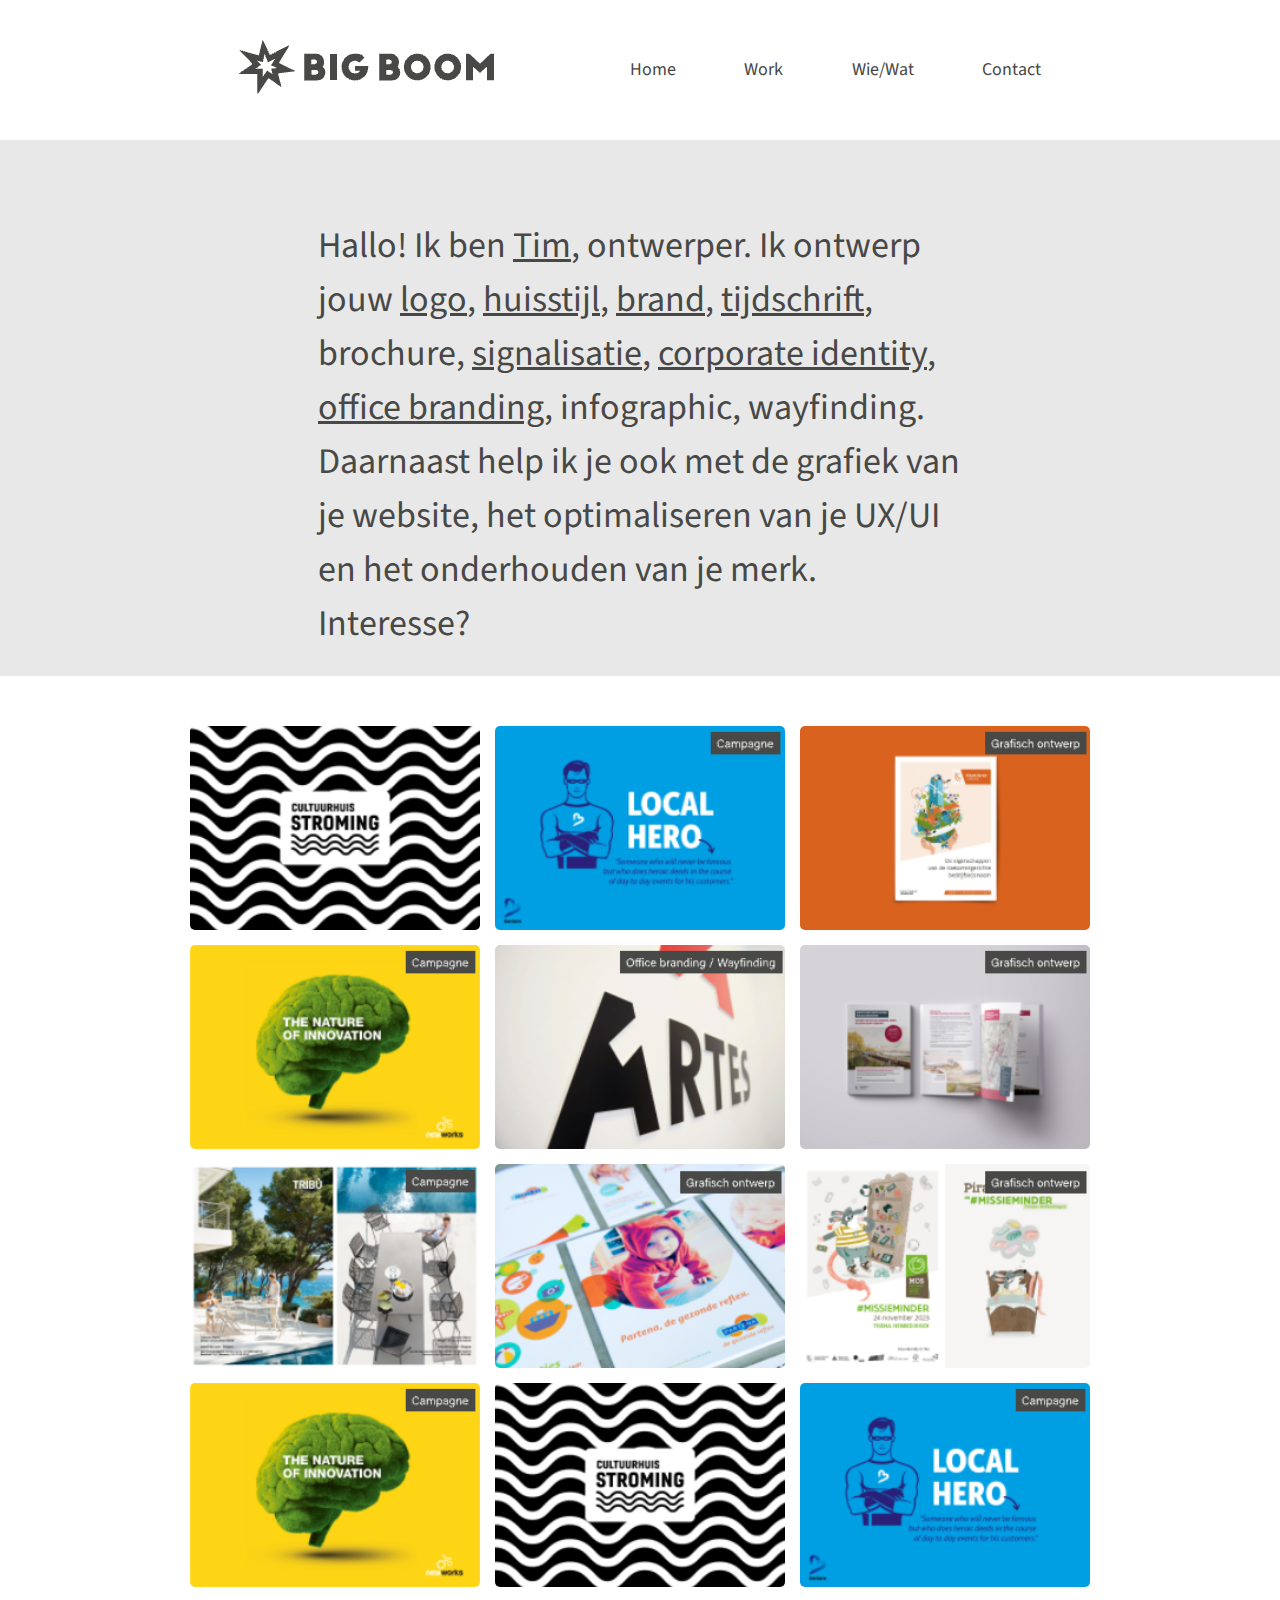
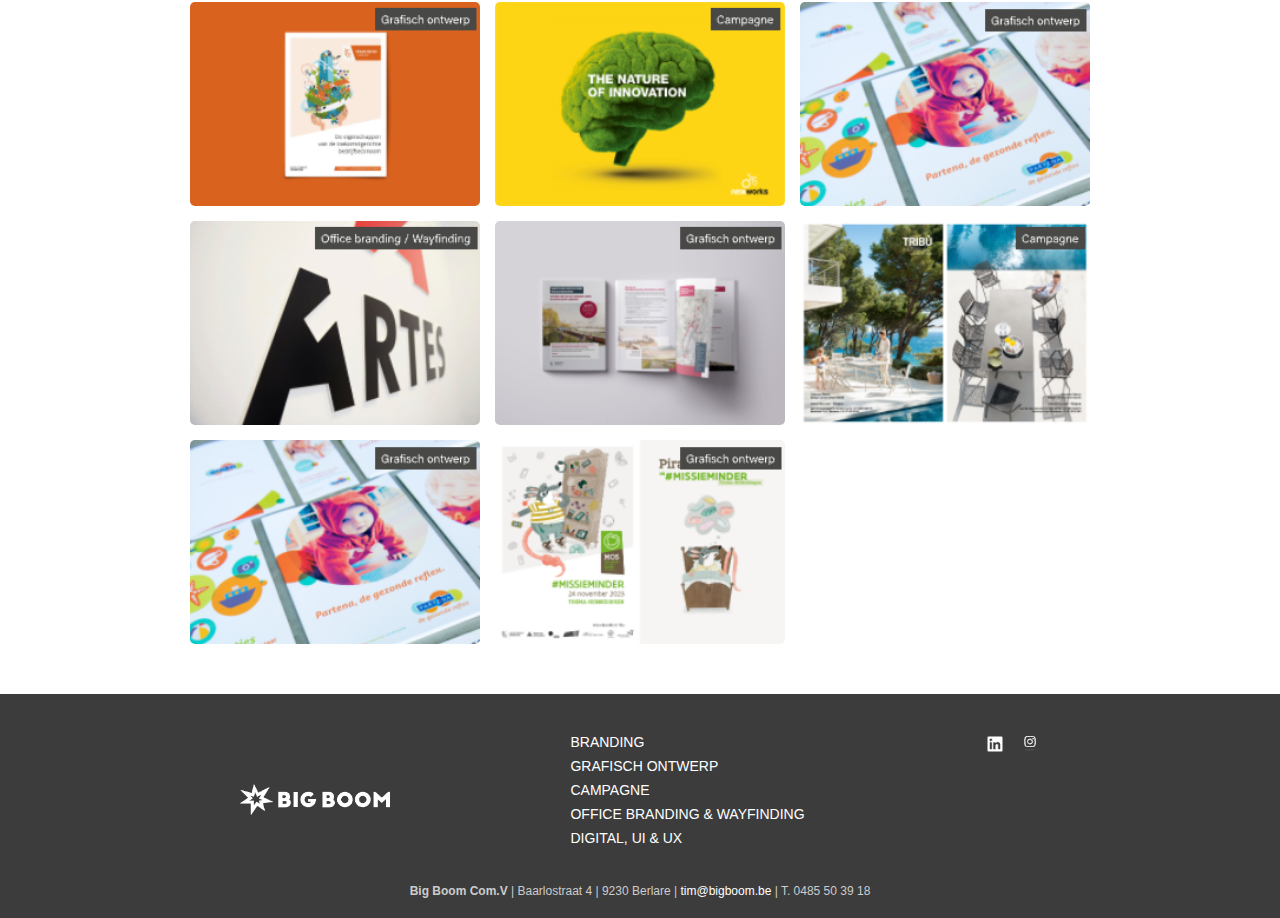
<file: index.html>
<!DOCTYPE html>
<html lang="en">
<head>
    <meta charset="UTF-8">
    <meta name="viewport" content="width=device-width, initial-scale=1.0">
    <title>Big Boom</title>
    <link rel="stylesheet" href="css/styles.css">
    <link href="https://fonts.googleapis.com/css2?family=Source+Sans+Pro:wght@400;600&display=swap" rel="stylesheet">
</head>
<body>

    <!-- header part start -->
    <div class="header">
        <div class="navbar">
            <div class="logo">
                <img src="images/logo.png" alt="Logo">
            </div>
            <div class="nav" id="desktop-menu">
                <ul>
                    <li><a href="index.html">Home</a></li>
                    <li><a href="work.html">Work</a></li>
                    <li><a href="wie.html">Wie/Wat</a></li>
                    <li><a href="contact.html">Contact</a></li>
                </ul>
            </div>
            <!-- Hamburger icon -->
            <div class="hamburger" onclick="toggleSidebar()">
                <div></div>
                <div></div>
                <div></div>
            </div>
        </div>
    </div>

    <!-- Sidebar for Mobile -->
    <div class="sidebar" id="sidebar">
        <a href="index.html" onclick="toggleSidebar()">Home</a>
        <a href="work.html" onclick="toggleSidebar()">Work</a>
        <a href="wie.html" onclick="toggleSidebar()">Wie/Wat</a>
        <a href="contact.html" onclick="toggleSidebar()">Contact</a>
    </div>

    <!-- header part end  -->


    <!-- banner part start html  -->
    <main>
        <div class="banner">
            <div class="banner-container">
                <p class="hover-highlight">
                    Hallo! Ik ben <a href="#" class="custom-link">Tim</a>, ontwerper.
                    Ik ontwerp jouw <a href="#" class="custom-link">logo</a>, 
                    <a href="#" class="custom-link">huisstijl</a>, 
                    <a href="#" class="custom-link">brand</a>,
                    <a href="#" class="custom-link">tijdschrift</a>, brochure, 
                    <a href="#" class="custom-link">signalisatie</a>,  
                    <a href="#" class="custom-link">corporate identity</a>, 
                    <a href="#" class="custom-link">office branding</a>, infographic, wayfinding.
                    Daarnaast help ik je ook met de grafiek van je website, het optimaliseren van je UX/UI  
                    en het onderhouden van je merk. Interesse?
                  </p>
                  
                  
            </div>
        </div>
    </main>

            <!-- galley part  -->

            <main>
                <div class="gallery">
                    <img src="images/Rectangle 1.png" onclick="openPopup(0)">
                    <img src="images/Group 3 (2).png" onclick="openPopup(1)">
                    <img src="images/Group 4.png" onclick="openPopup(2)">
                    <img src="images/Group 5.png" onclick="openPopup(2)">
                    <img src="images/Group 6.png" onclick="openPopup(2)">
                    <img src="images/Group 7.png" onclick="openPopup(2)">
                    <img src="images/Group 8.png" onclick="openPopup(2)">
                    <img src="images/Group 9.png" onclick="openPopup(2)">
                    <img src="images/Group 10.png" onclick="openPopup(2)">
                    <img src="images/Group 5.png" onclick="openPopup(2)">
                    <img src="images/Rectangle 1.png" onclick="openPopup(0)">
                    <img src="images/Group 3 (2).png" onclick="openPopup(1)">
                    <img src="images/Group 4.png" onclick="openPopup(2)">
                    <img src="images/Group 5.png" onclick="openPopup(2)">
                    <img src="images/Group 9.png" onclick="openPopup(2)">
                    <img src="images/Group 6.png" onclick="openPopup(2)">
                    <img src="images/Group 7.png" onclick="openPopup(2)">
                    <img src="images/Group 8.png" onclick="openPopup(2)">
                    <img src="images/Group 9.png" onclick="openPopup(2)">
                    <img src="images/Group 10.png" onclick="openPopup(2)">
            
                </div>
                
                <div class="popup" id="popup">
                    <span class="close" onclick="closePopup()">&times;</span>
                    <span class="prev" onclick="changeImage(-1)">&#10094;</span>
                    <img id="popupImage">
                    <span class="next" onclick="changeImage(1)">&#10095;</span>
                </div>
                
            </main>
    <!-- banner part end html  -->


    <!-- footer part  -->


    <footer class="footer">
        <div class="footer-container">
          <div class="footer-left">
            <img src="images/Frame 39.png" alt="Big Boom Logo" class="footer-logo">
          </div>
      
          <div class="footer-middle">
            <ul>
              <li>BRANDING</li>
              <li>GRAFISCH ONTWERP</li>
              <li>CAMPAGNE</li>
              <li>OFFICE BRANDING & WAYFINDING</li>
              <li>DIGITAL, UI & UX</li>
            </ul>
          </div>
      
          <div class="footer-right">
            <a href="#"><img src="images/linkedin.png" alt="LinkedIn"></a>
            <a href="#"><img src="images/instagram.png" alt="Instagram"></a>
          </div>
        </div>
      
        <div class="footer-bottom">
          <p>
            <strong>Big Boom Com.V</strong> | Baarlostraat 4 | 9230 Berlare | <a href="mailto:tim@bigboom.be">tim@bigboom.be</a> | T. 0485 50 39 18
          </p>
        </div>
      </footer>
    <!-- footer part end  -->    
     
    

    <script src="js/main.js"></script>
</body>
</html>
</file>
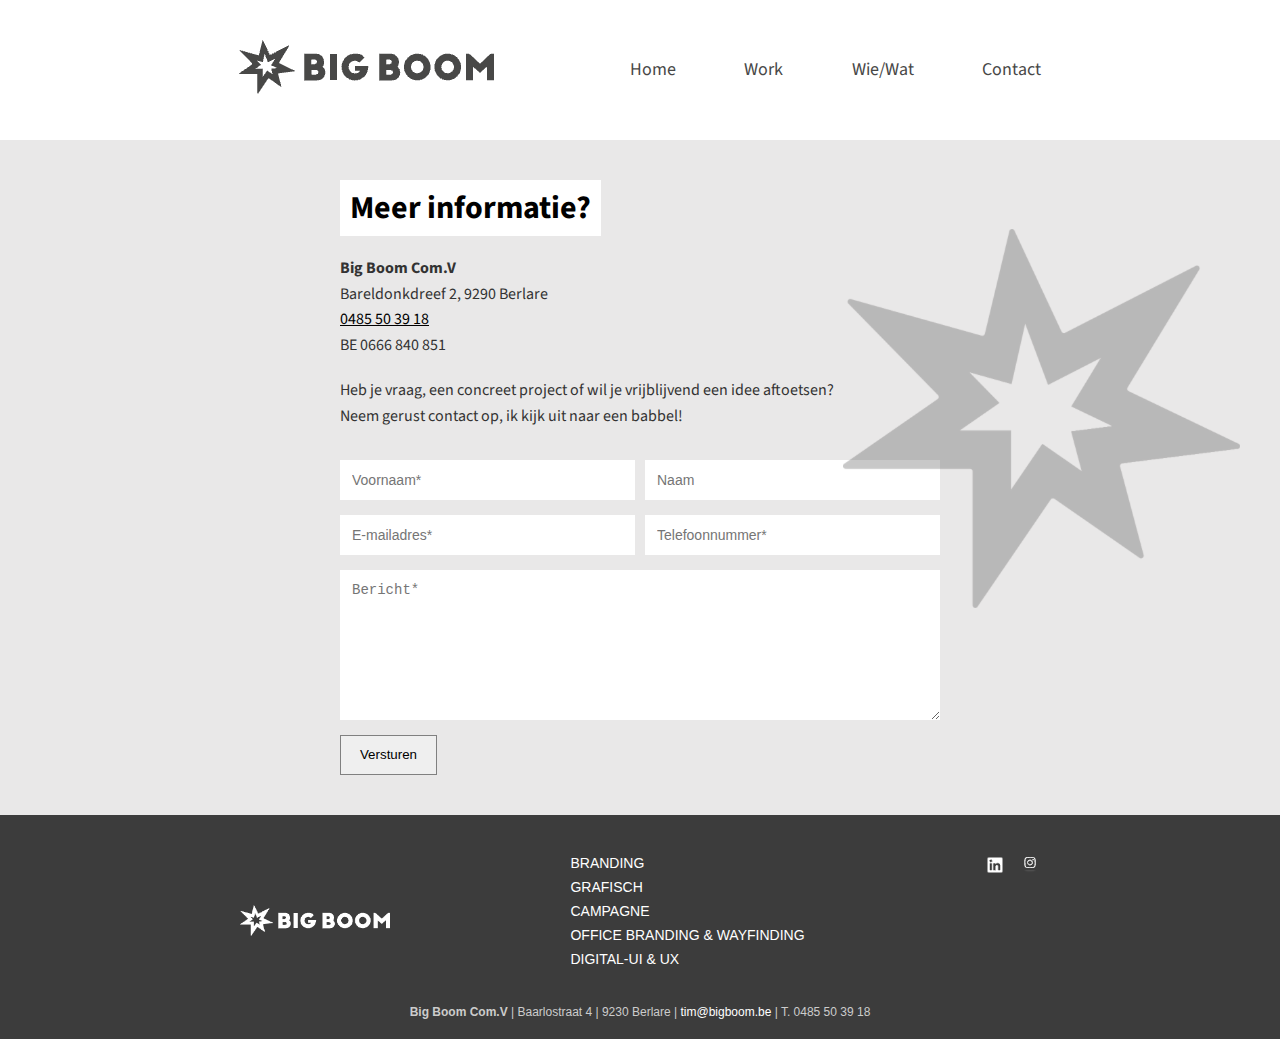
<file: contact.html>
<!DOCTYPE html>
<html lang="en">
<head>
    <meta charset="UTF-8">
    <meta name="viewport" content="width=device-width, initial-scale=1.0">
    <title>contact</title>
    <link rel="stylesheet" href="css/styles.css">
    <link rel="stylesheet" href="css/contact.css">
    <link rel="stylesheet" href="css/work.css">
    <link href="https://fonts.googleapis.com/css2?family=Source+Sans+Pro:wght@400;600&display=swap" rel="stylesheet">
    <link rel="stylesheet" href="css/contact.css">
</head>
<body>
         <!-- header part start -->
         <div class="header">
            <div class="navbar">
                <div class="logo">
                    <img src="images/logo.png" alt="Logo">
                </div>
                <div class="nav" id="desktop-menu">
                    <ul>
                        <li><a href="index.html">Home</a></li>
                        <li><a href="work.html">Work</a></li>
                        <li><a href="wie.html">Wie/Wat</a></li>
                        <li><a href="contact.html">Contact</a></li>
                    </ul>
                </div>
                <!-- Hamburger icon -->
                <div class="hamburger" onclick="toggleSidebar()">
                    <div></div>
                    <div></div>
                    <div></div>
                </div>
            </div>
        </div>
    
        <!-- Sidebar for Mobile -->
        <div class="sidebar" id="sidebar">
            <a href="index.html" onclick="toggleSidebar()">Home</a>
            <a href="work.html" onclick="toggleSidebar()">Work</a>
            <a href="wie.html" onclick="toggleSidebar()">Wie/Wat</a>
            <a href="contact.html" onclick="toggleSidebar()">Contact</a>
        </div>
    
        <!-- header part end  -->

        <div class="contact-section">
          
            <div class="contact-left">
              <h2>Meer informatie?</h2>
              <p><strong>Big Boom Com.V</strong><br>
              Bareldonkdreef 2, 9290 Berlare<br>
              <a href="tel:+32485503918">0485 50 39 18</a><br>
              BE 0666 840 851</p>
          
              <p class="contact-desc">
                Heb je vraag, een concreet project of wil je vrijblijvend een idee aftoetsen?<br>
                Neem gerust contact op, ik kijk uit naar een babbel!
              </p>
          
              <form class="contact-form">
                <div class="form-row">
                  <input type="text" placeholder="Voornaam*" />
                  <input type="text" placeholder="Naam" />
                </div>
                <div class="form-row">
                  <input type="email" placeholder="E-mailadres*" />
                  <input type="tel" placeholder="Telefoonnummer*" />
                </div>
                <textarea placeholder="Bericht*"></textarea>
                <button class="contact-button">Versturen</button>
              </form>
            </div>
            <div class="contact-bg-star">
                
                    <!-- <img src="images/BigBoom_star 1.png" alt=""> -->
                
            </div>
          </div>
          

            

    <footer class="footer">
        <div class="footer-container">
          <div class="footer-left">
            <img src="images/Frame 39.png" alt="Big Boom Logo" class="footer-logo">
          </div>
      
          <div class="footer-middle">
            <ul>
              <li>BRANDING</li>
              <li>GRAFISCH</li>
              <li>CAMPAGNE</li>
              <li>OFFICE BRANDING & WAYFINDING</li>
              <li>DIGITAL-UI & UX</li>
            </ul>
          </div>
      
          <div class="footer-right">
            <a href="#"><img src="images/linkedin.png" alt="LinkedIn"></a>
            <a href="#"><img src="images/instagram.png" alt="Instagram"></a>
          </div>
        </div>
      
        <div class="footer-bottom">
          <p>
            <strong>Big Boom Com.V</strong> | Baarlostraat 4 | 9230 Berlare | <a href="mailto:tim@bigboom.be">tim@bigboom.be</a> | T. 0485 50 39 18
          </p>
        </div>
      </footer>
    <!-- footer part end  --> 

    <script src="js/main.js"></script>
</body>
</html>
</file>
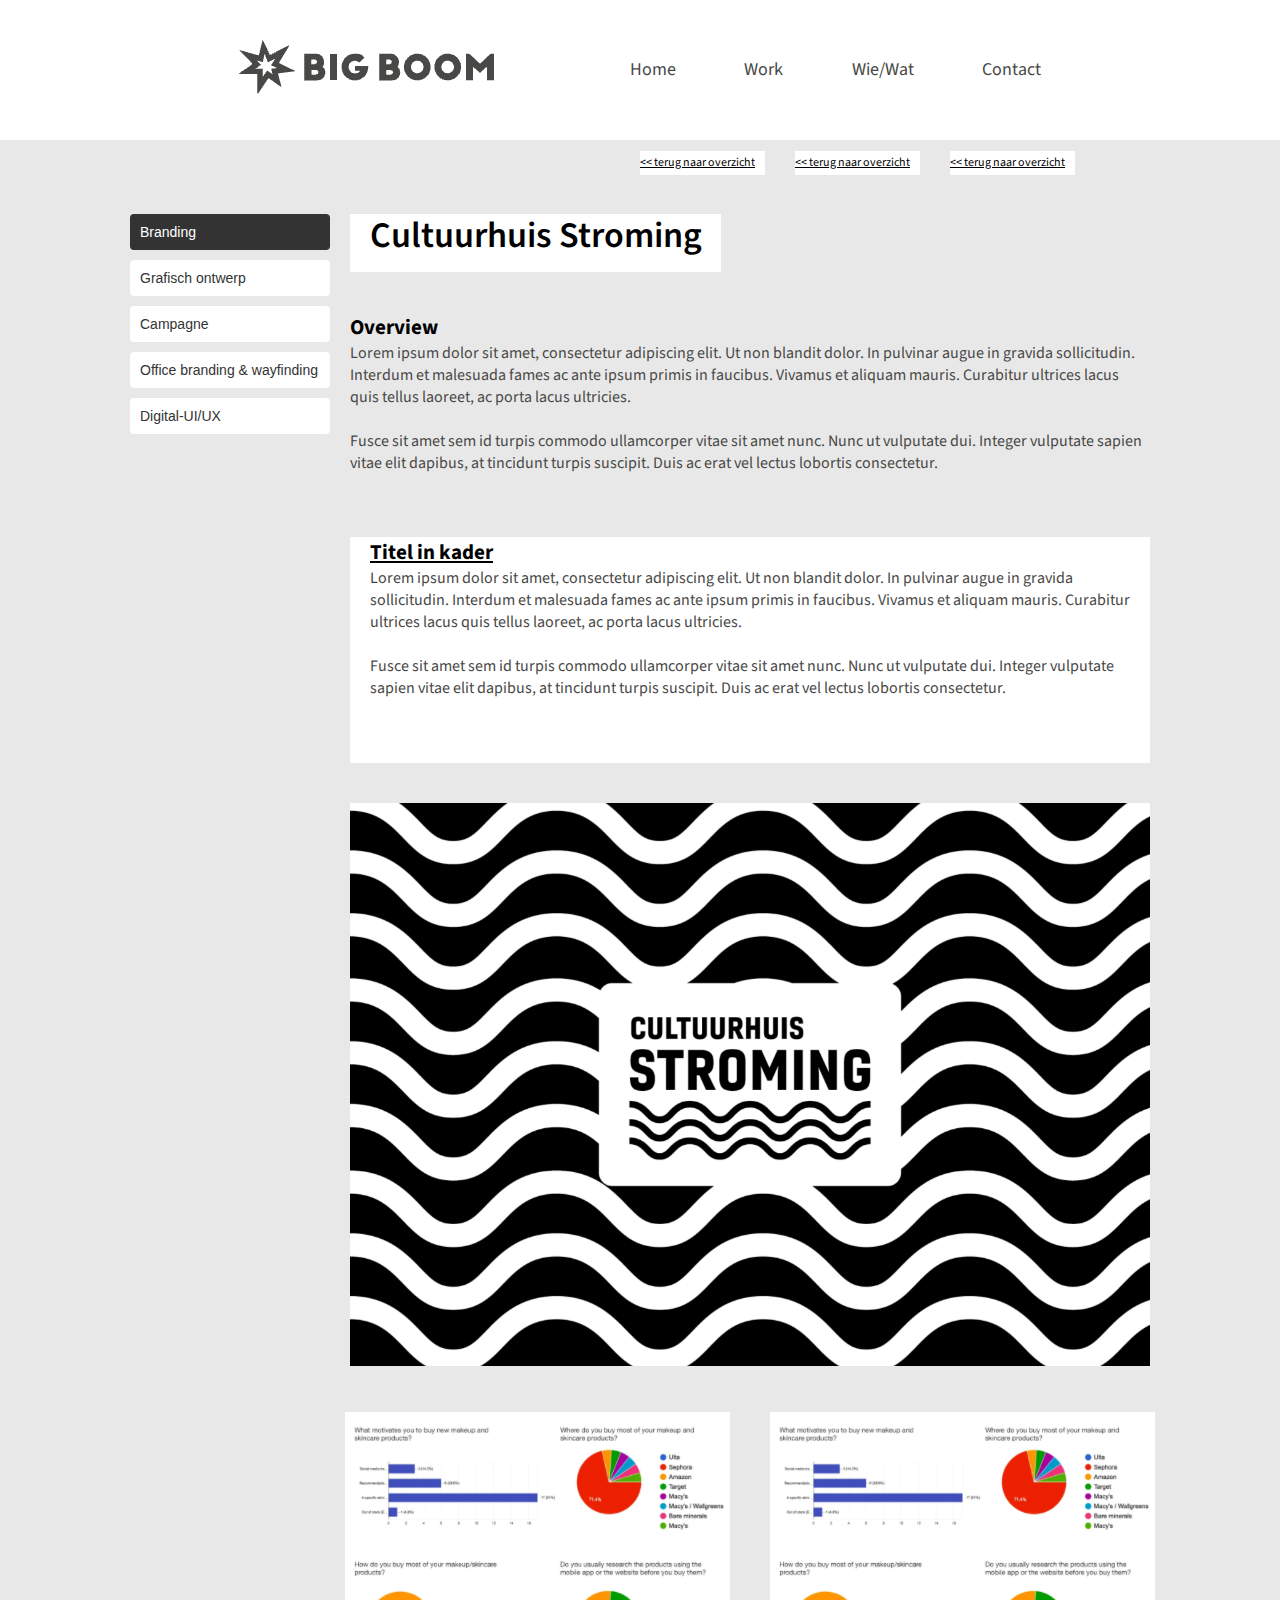
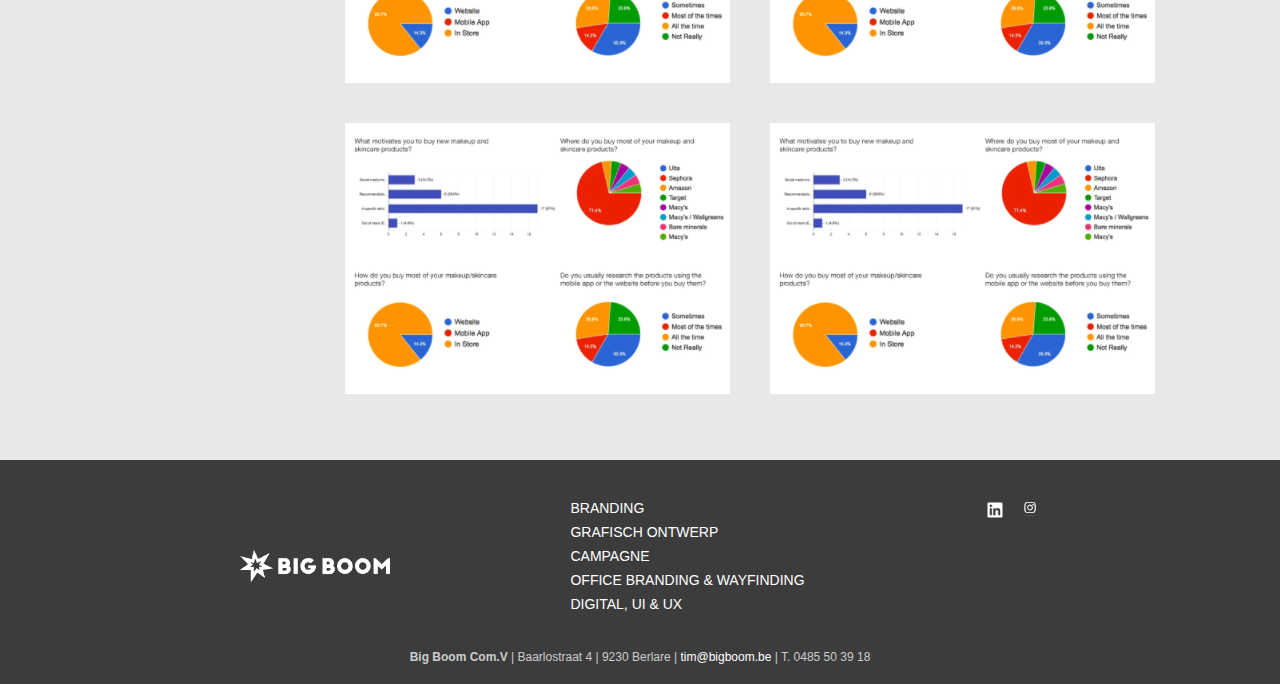
<file: wie.html>
<!DOCTYPE html>
<html lang="en">
<head>
    <meta charset="UTF-8">
    <meta name="viewport" content="width=device-width, initial-scale=1.0">
    <title>wie/wat</title>
    <link rel="stylesheet" href="css/styles.css">
    <link rel="stylesheet" href="css/wie.css">
    <link rel="stylesheet" href="css/work.css">
    <link href="https://fonts.googleapis.com/css2?family=Source+Sans+Pro:wght@400;600&display=swap" rel="stylesheet">
</head>
<body>
         <!-- header part start -->
         <div class="header">
            <div class="navbar">
                <div class="logo">
                    <img src="images/logo.png" alt="Logo">
                </div>
                <div class="nav" id="desktop-menu">
                    <ul>
                        <li><a href="index.html">Home</a></li>
                        <li><a href="work.html">Work</a></li>
                        <li><a href="wie.html">Wie/Wat</a></li>
                        <li><a href="contact.html">Contact</a></li>
                    </ul>
                </div>
                <!-- Hamburger icon -->
                <div class="hamburger" onclick="toggleSidebar()">
                    <div></div>
                    <div></div>
                    <div></div>
                </div>
            </div>
        </div>
    
        <!-- Sidebar for Mobile -->
        <div class="sidebar" id="sidebar">
            <a href="index.html" onclick="toggleSidebar()">Home</a>
            <a href="work.html" onclick="toggleSidebar()">Work</a>
            <a href="wie.html" onclick="toggleSidebar()">Wie/Wat</a>
            <a href="contact.html" onclick="toggleSidebar()">Contact</a>
        </div>
    
        <!-- header part end  -->
            <!-- wat banner part style  -->
        <div class="wat-banner">
            <div class="top-button">
            <div class="top-cetegory-container">
             <button  class="top-a"><a href="#" class="top-a-color"><< terug naar overzicht</a></buttton>
            </div>
            <div class="top-cetegory-container">
                <button  class="top-a"><a href="#" class="top-a-color"><< terug naar overzicht</a></buttton>
               </div>
               <div class="top-cetegory-container">
                <button  class="top-a"><a href="#" class="top-a-color"><< terug naar overzicht</a></buttton>
               </div>
               </div>

               <div id="container">
                <div id="left-panel">
                  <button>Branding</button>
                  <button>Grafisch ontwerp</button>
                  <button>Campagne</button>
                  <button>Office branding & wayfinding</button>
                  <button>Digital-UI/UX</button>
                </div>
            
                <div class="box-content">
                    <div class="box-head">
                        <h1 class="content">Cultuurhuis Stroming</h1>
                    </div>

                    <div class="box-p-content">
                        <p class="box-p-content-class" style="color: #484847;"><span style="color: black; font-weight: 700; font-family: 'Source sans Pro' sans-serif; font-size: 21px; ">Overview</span><br>
                            Lorem ipsum dolor sit amet, consectetur adipiscing elit. Ut non blandit dolor. In pulvinar augue in gravida sollicitudin. Interdum et malesuada fames ac ante ipsum primis in faucibus. Vivamus et aliquam mauris. Curabitur ultrices lacus quis tellus laoreet, ac porta lacus ultricies. <br><br>
                            
                            Fusce sit amet sem id turpis commodo ullamcorper vitae sit amet nunc. Nunc ut vulputate dui. Integer vulputate sapien vitae elit dapibus, at tincidunt turpis suscipit. Duis ac erat vel lectus lobortis consectetur. </p>
                    </div>

                    <div class="box-content-p">
                        <div class="box-content-box-p">
                            <p class="box-content-box-p-class" style="color: #484847;"> <span style="color: black; font-size: 21px; font-weight: 700; text-decoration: underline;">Titel in kader</span><br>
                                Lorem ipsum dolor sit amet, consectetur adipiscing elit. Ut non blandit dolor. In pulvinar augue in gravida sollicitudin. Interdum et malesuada fames ac ante ipsum primis in faucibus. Vivamus et aliquam mauris. Curabitur ultrices lacus quis tellus laoreet, ac porta lacus ultricies. <br><br>
                                
                                Fusce sit amet sem id turpis commodo ullamcorper vitae sit amet nunc. Nunc ut vulputate dui. Integer vulputate sapien vitae elit dapibus, at tincidunt turpis suscipit. Duis ac erat vel lectus lobortis consectetur. </p>
                        </div>
                    </div>

                    <div>
                        <img  class="box-content-image" src="images/Rectangle 1 (1).png" alt="">
                    </div>

                    <div class="box-image-content">
                        <div>
                            <img  class="box-content-image-1" src="images/Rectangle 4.png" alt="">
                        </div>
                        <div>
                            <img  class="box-content-image-1" src="images/Rectangle 4.png" alt="">
                        </div>
                    </div>

                    <div class="box-image-content-1">
                        <div>
                            <img  class="box-content-image-1" src="images/Rectangle 4.png" alt="">
                        </div>
                        <div>
                            <img  class="box-content-image-1" src="images/Rectangle 4.png" alt="">
                        </div>
                    </div>





                </div>

                
                    
                </div>
          

            </div>

<!-- banner part -->



     <!-- footer part  -->


     <footer class="footer">
        <div class="footer-container">
          <div class="footer-left">
            <img src="images/Frame 39.png" alt="Big Boom Logo" class="footer-logo">
          </div>
      
          <div class="footer-middle">
            <ul>
              <li>BRANDING</li>
              <li>GRAFISCH ONTWERP</li>
              <li>CAMPAGNE</li>
              <li>OFFICE BRANDING & WAYFINDING</li>
              <li>DIGITAL, UI & UX</li>
            </ul>
          </div>
      
          <div class="footer-right">
            <a href="#"><img src="images/linkedin.png" alt="LinkedIn"></a>
            <a href="#"><img src="images/instagram.png" alt="Instagram"></a>
          </div>
        </div>
      
        <div class="footer-bottom">
          <p>
            <strong>Big Boom Com.V</strong> | Baarlostraat 4 | 9230 Berlare | <a href="mailto:tim@bigboom.be">tim@bigboom.be</a> | T. 0485 50 39 18
          </p>
        </div>
      </footer>
    <!-- footer part end  -->    
     
    

    <script src="js/main.js"></script>
</body>
</html>
</file>
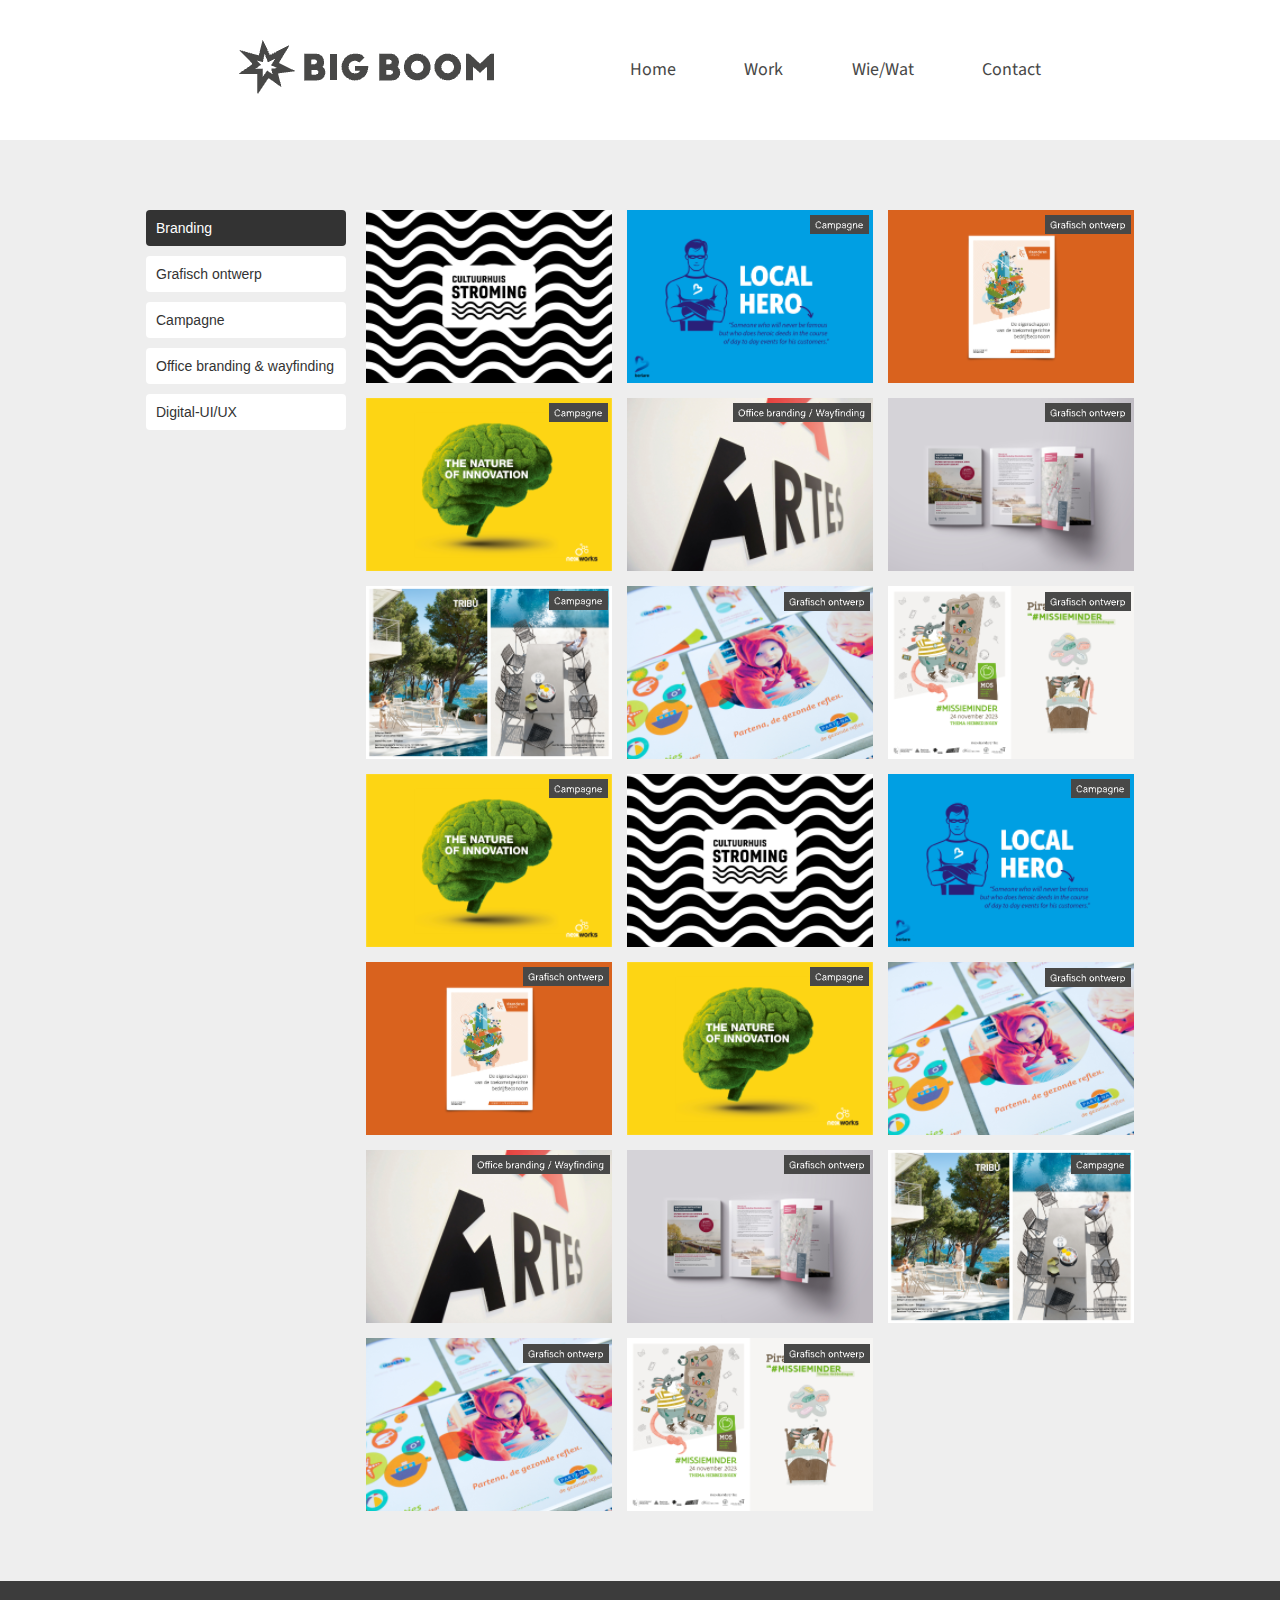
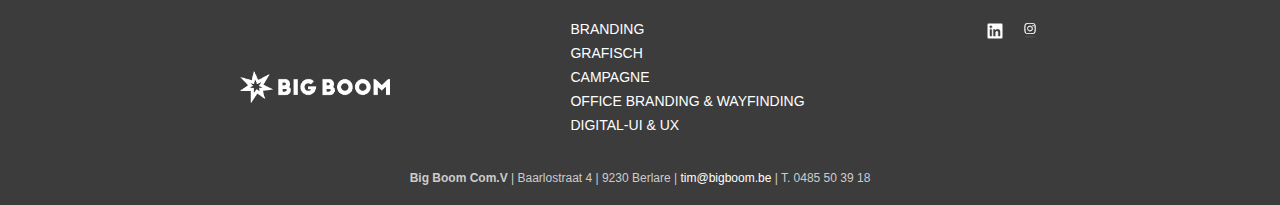
<file: work.html>
<!DOCTYPE html>
<html lang="en">
<head>
    <meta charset="UTF-8">
    <meta name="viewport" content="width=device-width, initial-scale=1.0">
    <title>Work</title>
    <link rel="stylesheet" href="css/styles.css">
    <link rel="stylesheet" href="css/work.css">
    <link href="https://fonts.googleapis.com/css2?family=Source+Sans+Pro:wght@400;600&display=swap" rel="stylesheet">
</head>
<body>
     <!-- header part start -->
     <div class="header">
        <div class="navbar">
            <div class="logo">
                <img src="images/logo.png" alt="Logo">
            </div>
            <div class="nav" id="desktop-menu">
                <ul>
                    <li><a href="index.html">Home</a></li>
                    <li><a href="work.html">Work</a></li>
                    <li><a href="wie.html">Wie/Wat</a></li>
                    <li><a href="contact.html">Contact</a></li>
                </ul>
            </div>
            <!-- Hamburger icon -->
            <div class="hamburger" onclick="toggleSidebar()">
                <div></div>
                <div></div>
                <div></div>
            </div>
        </div>
    </div>

    <!-- Sidebar for Mobile -->
    <div class="sidebar" id="sidebar">
        <a href="index.html" onclick="toggleSidebar()">Home</a>
        <a href="work.html" onclick="toggleSidebar()">Work</a>
        <a href="wie.html" onclick="toggleSidebar()">Wie/Wat</a>
        <a href="contact.html" onclick="toggleSidebar()">Contact</a>
    </div>

    <!-- header part end  -->


          <!-- galley part  -->

          <main class="body-work">
            <div id="container">
                <div id="left-panel">
                  <button>Branding</button>
                  <button>Grafisch ontwerp</button>
                  <button>Campagne</button>
                  <button>Office branding & wayfinding</button>
                  <button>Digital-UI/UX</button>
                </div>
            
                <div class="work-gallery">
                    <img src="images/Rectangle 1.png" onclick="openPopup(0)">
                    <img src="images/Group 3 (2).png" onclick="openPopup(1)">
                    <img src="images/Group 4.png" onclick="openPopup(2)">
                    <img src="images/Group 5.png" onclick="openPopup(2)">
                    <img src="images/Group 6.png" onclick="openPopup(2)">
                    <img src="images/Group 7.png" onclick="openPopup(2)">
                    <img src="images/Group 8.png" onclick="openPopup(2)">
                    <img src="images/Group 9.png" onclick="openPopup(2)">
                    <img src="images/Group 10.png" onclick="openPopup(2)">
                    <img src="images/Group 5.png" onclick="openPopup(2)">
                    <img src="images/Rectangle 1.png" onclick="openPopup(0)">
                    <img src="images/Group 3 (2).png" onclick="openPopup(1)">
                    <img src="images/Group 4.png" onclick="openPopup(2)">
                    <img src="images/Group 5.png" onclick="openPopup(2)">
                    <img src="images/Group 9.png" onclick="openPopup(2)">
                    <img src="images/Group 6.png" onclick="openPopup(2)">
                    <img src="images/Group 7.png" onclick="openPopup(2)">
                    <img src="images/Group 8.png" onclick="openPopup(2)">
                    <img src="images/Group 9.png" onclick="openPopup(2)">
                    <img src="images/Group 10.png" onclick="openPopup(2)">
            
                </div>
                
                <div class="popup" id="popup">
                    <span class="close" onclick="closePopup()">&times;</span>
                    <span class="prev" onclick="changeImage(-1)">&#10094;</span>
                    <img id="popupImage">
                    <span class="next" onclick="changeImage(1)">&#10095;</span>
                </div>
              </div>
    </main>

    

    <footer class="footer">
        <div class="footer-container">
          <div class="footer-left">
            <img src="images/Frame 39.png" alt="Big Boom Logo" class="footer-logo">
          </div>
      
          <div class="footer-middle">
            <ul>
              <li>BRANDING</li>
              <li>GRAFISCH</li>
              <li>CAMPAGNE</li>
              <li>OFFICE BRANDING & WAYFINDING</li>
              <li>DIGITAL-UI & UX</li>
            </ul>
          </div>
      
          <div class="footer-right">
            <a href="#"><img src="images/linkedin.png" alt="LinkedIn"></a>
            <a href="#"><img src="images/instagram.png" alt="Instagram"></a>
          </div>
        </div>
      
        <div class="footer-bottom">
          <p>
            <strong>Big Boom Com.V</strong> | Baarlostraat 4 | 9230 Berlare | <a href="mailto:tim@bigboom.be">tim@bigboom.be</a> | T. 0485 50 39 18
          </p>
        </div>
      </footer>
    <!-- footer part end  --> 

    <script src="js/main.js"></script>
</body>
</html>
</file>
<file: css/styles.css>
@import url('https://fonts.googleapis.com/css2?family=Open+Sans:ital,wght@0,300..800;1,300..800&family=Roboto:ital,wght@0,100..900;1,100..900&family=Source+Code+Pro:ital,wght@0,200..900;1,200..900&display=swap');

* {
    margin: 0;
    padding: 0;
    box-sizing: border-box;
}

body {
    font-family: 'Source Sans Pro', sans-serif;
}


/* header part style css */

.header {
    width: 100%;
    height: 140px;
    background: #FFFFFF;
    display: flex;
    justify-content: center;
    align-items: center;
    /* border: 2px solid red; */
}

.navbar {
    width: 802px;
    height: 54px;
    display: flex;
    flex-direction: row;
    justify-content: space-between;
    align-items: center;
    gap: 136px;
    /* border: 2px solid red; */
    margin: 0 auto;
}

.logo img {
    height: 100%;
    max-height: 54px;
}

.nav ul {
    width: 411px;
    height: 42px;
    display: flex;
    justify-content: space-between;
    align-items: center;
    gap: 10px;
    list-style: none;
    /* border: 2px solid red; */
}

.nav ul li a {
    text-decoration: none;
    color: #484847;
    font-size: 18px;
    line-height: 22px;
    font-weight: 400;
    text-align: left;
}
.nav ul li a :active{
    text-decoration: underline;
}
/* Hamburger Icon */
.hamburger {
    display: none;
    flex-direction: column;
    cursor: pointer;
}

.hamburger div {
    width: 25px;
    height: 3px;
    background-color: #333;
    margin: 4px 0;
    transition: 0.4s;
}

/* Sidebar */
.sidebar {
    height: 100%;
    width: 0;
    position: fixed;
    top: 0;
    left: 0;
    background-color: #333;
    overflow-x: hidden;
    transition: 0.4s;
    padding-top: 80px;
    z-index: 999;
    display: flex;
    flex-direction: column;
}

.sidebar a {
    padding: 15px 30px;
    text-decoration: none;
    font-size: 18px;
    color: white;
}

.sidebar a:hover {
    background-color: #575757;
}

/* Responsive */
@media (max-width: 768px) {
    .nav {
        display: none;
    }

    .hamburger {
        display: flex;
    }
}


/* header part style css end  */

/* banner part style start css  */
.banner {
    width: 100%;
    height: 536px;
    /* border: 2px solid red; */
    background: #E9E8E8;
    top: 140px;
    /* Auto layout */
    display: flex;
    flex-direction: row;
    justify-content: flex-start;
    align-items: center;
    gap: 10;
    padding: 0px 320px 0px 318px;
}

.banner-container {
    width: 801px;
    height: 378px;
    margin: 0 auto;
    /* border: 2px solid red; */
}

.hover-highlight {
    color: #484847;
    transition: color 0.3s;
    font-size: 36px;
    line-height: 150%;
    font-weight: 400;
  }
  
  /* Link style */
  .custom-link {
    color: #484847;
    text-decoration: underline;
    transition: color 0.3s;
  }
  
  /* When any .custom-link is hovered */
  .hover-highlight:has(.custom-link:hover) {
    color: #757575; /* all non-link text turns gray */
  }
  
  /* But links stay blue */
  .hover-highlight:has(.custom-link:hover) .custom-link {
    color: #484847;
  }
  
  
/* banner part style end css  */


/* Gallery Styles */
.gallery {
    display: grid;
    grid-template-columns: repeat(3, 1fr);
    gap: 15px;
    max-width: 900px;
    margin: 50px auto;
}
.gallery img {
    width: 100%;
    cursor: pointer;
    border-radius: 5px;
    transition: transform 0.3s;
}
.gallery img:hover {
    transform: scale(1.05);
}

.popup {
    position: fixed;
    top: 0; left: 0; width: 100%; height: 100%;
    background: rgba(0, 0, 0, 0.8);
    display: flex;
    justify-content: center;
    align-items: center;
    visibility: hidden;
    opacity: 0;
    transition: opacity 0.3s ease-in-out;
}
.popup img {
    max-width: 90%;
    max-height: 80vh;
    border-radius: 10px;
}
.popup.active {
    visibility: visible;
    opacity: 1;
}
.close, .prev, .next {
    position: absolute;
    color: white;
    font-size: 30px;
    cursor: pointer;
}
.close { top: 20px; right: 30px; }
.prev { left: 30px; }
.next { right: 30px; }

/* footer start  */

.footer {
    background-color: #3c3c3c;
    color: #fff;
    padding: 40px 20px 20px;
    font-family: 'Acumin Pro', sans-serif;
    font-size: 14px;
  }
  
  .footer-container {
    display: flex;
    flex-wrap: wrap;
    justify-content: space-between;
    align-items: flex-start;
    max-width: 800px;
    margin: 0 auto;
    gap: 30px;
}
  
  .footer-left img {
    max-width: 150px;
    margin-top: 50px;
  }
  
  .footer-middle ul {
    list-style: none;
    padding: 0;
    margin: 0;
  }
  
  .footer-middle li {
    margin-bottom: 8px;
  }
  
  .footer-right {
    display: flex;
    gap: 15px;
    align-items: center;
  }
  
  .footer-right img {
    width: 20px;
    height: 20px;
    filter: brightness(0) invert(1);
  }
  
  .footer-bottom {
    margin-top: 30px;
    text-align: center;
    font-size: 12px;
    color: #ccc;
  }
  
  .footer-bottom a {
    color: #fff;
    text-decoration: none;
  }
  
  .footer-bottom a:hover {
    text-decoration: underline;
  }
  
  /* responsive moood  */


  /* Responsive for banner and text */
@media (max-width: 768px) {
    .banner {
        flex-direction: column;
        padding: 20px;
        height: auto;
    }

    .banner-container {
        width: 100%;
        height: auto;
        padding: 10px;
    }

    .hover-highlight {
        font-size: 20px;
        line-height: 1.5;
    }
}

/* Responsive for gallery */
@media (max-width: 768px) {
    .gallery {
        grid-template-columns: repeat(2, 1fr);
        padding: 0 10px;
    }
}

@media (max-width: 480px) {
    .gallery {
        grid-template-columns: 1fr;
        padding: 0 10px;
    }
}

/* Responsive Navbar fix */
@media (max-width: 768px) {
    .navbar {
        width: 100%;
        padding: 0 20px;
        gap: 10px;
    }
    .logo img {
        max-height: 40px;
    }
}

/* Footer responsive */
/* ✅ Responsive Layout */
/* ✅ Mobile Responsive Styles */
@media (max-width: 768px) {
    /* .footer-container {
      flex-direction: column;
      align-items: center;
      text-align: center;
    } */
  
    .footer-left img {
      margin-top: 20px;
      margin-bottom: 20px;
    }
  
    .footer-middle ul {
      padding: 0;
    }
  
    .footer-middle li {
      margin-bottom: 6px;
    }
  
    /* .footer-right {
      justify-content: center;
      margin-top: 20px;
    } */
  
    .footer-bottom {
        margin-top: 20px;
        font-size: 11px;
        width: 100px;
        text-align: left;
    }
  }
</file>
<file: css/contact.css>
.contact-section {
    display: flex;
    justify-content: space-between;
    align-items: flex-start;
    background-color: #e9e8e8;
    padding: 40px;
    gap: 20px;
    position: relative;
    flex-wrap: wrap;
  }
  
  .contact-left {
    flex: 1;
    min-width: 300px;
    max-width: 600px;
    margin: 0 auto;
}
  
  .contact-left h2 {
    font-size: 32px;
    font-weight: 700;
    background-color: #fff;
    display: inline-block;
    padding: 5px 10px;
    margin-bottom: 20px;
  }
  
  .contact-left p {
    font-size: 16px;
    color: #333;
    line-height: 1.6;
  }
  
  .contact-left a {
    color: #000;
    text-decoration: underline;
  }
  
  .contact-desc {
    margin-top: 20px;
    font-size: 14px;
  }
  
  .contact-form {
    margin-top: 30px;
    display: flex;
    flex-direction: column;
    gap: 15px;
  }
  
  .form-row {
    display: flex;
    gap: 10px;
    flex-wrap: wrap;
  }
  
  .contact-form input,
  .contact-form textarea {
    flex: 1;
    padding: 12px;
    font-size: 14px;
    border: none;
    background-color: white;
  }
  
  .contact-form textarea {
    min-height: 150px;
    resize: vertical;
  }
  
  /* Star background */
  .contact-bg-star {
    width: 31%;
    height: 600px;
    background-image: url('../images/BigBoom_star\ 1.png');
    background-size: contain;
    background-repeat: no-repeat;
    background-position: center;
    position: absolute;
    right: 40px;
    top: -22px;
    /* opacity: 0.2; */
}
.contact-button{
    width: 97px;
    height: 40px;
    border: 1px solid gray;
}

  /* Responsive */
  @media (max-width: 768px) {
    .contact-section {
      flex-direction: column;
      align-items: flex-start;
      padding: 20px;
    }
  
    .form-row {
      flex-direction: column;
    }
  
    .contact-bg-star {
      position: static;
      width: 100%;
      height: 150px;
      margin-top: 30px;
      opacity: 0.2;
    }

  }
</file>
<file: css/work.css>
.body-work {
    font-family: Arial, sans-serif;
    background-color: #eee;
    padding: 20px;
  }

  #container {
    display: flex;
    gap: 20px;
    margin: 50px auto;
    justify-content: center;
}

  #left-panel {
    width: 200px;
    display: flex;
    flex-direction: column;
    gap: 10px;
  }

  #left-panel button {
    padding: 10px;
    font-size: 14px;
    border: none;
    border-radius: 4px;
    cursor: pointer;
    background-color: white;
    color: #333;
    /* border: 1px solid #ccc; */
    text-align: left;
  }

  #left-panel button:first-child {
    background-color: #333;
    color: white;
  }

  #right-panel {
    flex: 1;
    display: grid;
    grid-template-columns: repeat(auto-fill, minmax(180px, 1fr));
    gap: 15px;
  }

  #right-panel div {
    position: relative;
    background-color: white;
    border-radius: 6px;
    overflow: hidden;
    box-shadow: 0 2px 5px rgba(0, 0, 0, 0.1);
  }

  #right-panel img {
    width: 100%;
    height: auto;
    display: block;
  }

  #right-panel span {
    position: absolute;
    top: 8px;
    left: 8px;
    background-color: rgba(0, 0, 0, 0.7);
    color: white;
    font-size: 12px;
    padding: 4px 6px;
    border-radius: 3px;
  }

  .work-gallery {
    display: grid;
    grid-template-columns: repeat(3, 1fr);
    gap: 15px;
    max-width: 900px;
    /* margin: 50px auto; */
}

@media (max-width: 768px) {
    .work-gallery{
        grid-template-columns: repeat(2, 1fr);
        padding: 0 10px;
    }
    #container {
        flex-direction: column;
        align-items: center;
    }

    #left-panel {
        width: 100%;
        flex-direction: row;
        justify-content: flex-start;
        flex-wrap: wrap;
        gap: 10px;
        margin-bottom: 20px;
    }

    #left-panel button {
        flex: 1 1 auto;
        text-align: center;
    }
}

@media (max-width: 480px) {
    .work-gallery {
        grid-template-columns: 1fr;
        padding: 0 10px;
    }
    #right-panel {
        grid-template-columns: 1fr;
        padding: 0 10px;
    }

    #left-panel {
        justify-content: center;
    }

    #left-panel button {
        font-size: 13px;
        padding: 8px;
    }
}
</file>
<file: css/wie.css>
* {
    margin: 0;
    padding: 0;
    box-sizing: border-box;
}

body {
    font-family: 'Source Sans Pro', sans-serif;
}

/* wat banner part style  */

.wat-banner {
    width: 100%;
    height: 1920px;
    background: #E9E8E8;
    /* border: 2px solid red; */
}

.top-cetegory-container {
    width: 137px;
    height: 24px;
    display: flex;
    flex-direction: row;
    justify-content: space-between;
    align-items: center;
    gap: 10;
    padding: 6px 6px 4px 6px;
    flex: none;
    order: 0;
    flex-grow: 0;
    margin: 0px 9px;
}
.top-a-color{
    color: #000000;
}
.top-a  {
    width: 137px;
    height: 24px;
    color: rgb(0, 0, 0);
    font-family: 'Source Sans Pro', sans-serif;
    font-size: 12px;
    font-weight: 400;
    line-height: 14px;
    letter-spacing: 0%;
    text-align: left;
    background: #FFFFFF;
    border: none;
    margin-top: 20px;
}

.top-button {
    width: 900px;
    display: flex;
    /* border: 2px solid; */
    margin: 0 auto;
    justify-content: end;
}
.box-content{
    width: 800px;
    height: 800px;
    /* border: 2px solid red; */
}

.box-head{
    width: 371px;
    height: 58px;
    background-color: #FFFFFF;
    /* border: 2px solid red; */
}

.content{
    font-size: 36px;
    font-weight: 600;
    line-height: 44px;
    letter-spacing: 0%;
    text-align: center;
    color: #000000;
    font-family: 'Source Sans Pro', sans-serif;
}

.box-p-content{
    width: 800px;
    height: 185px;
    /* background-color: #FFFFFF; */
    /* border: 2px solid red; */
    margin-top: 40px;

}

.box-content-p{
    width: 800px;
    height: 226px;
    /* border: 2px solid red; */
    margin-top: 40px;
    background-color: #FFFFFF;
}

.box-content-box-p{
    width: 760px;
    height: 186px;
    /* border: 2px solid red; */
    margin: 0 auto;
    margin-top: 20px;

}

.box-content-image {
    width: 800px;
    height: 563px;
    margin-top: 40px;
}

.box-image-content{
    width: 800px;
    height: 271px;
    /* border: 2px solid red; */
    margin-top: 40px;
    display: flex;
    justify-content: center;
    gap: 40px;
}

.box-image-content-1{
    width: 800px;
    height: 271px;
    /* border: 2px solid red; */
    margin-top: 40px;
    display: flex;
    justify-content: center;
    gap: 40px;
}


.box-content-image-1{
    width: 385px;
    height: 271px;
    /* border: 2px solid red; */

}

/* ----------- RESPONSIVE MOBILE CSS ----------- */
@media (max-width: 768px) {
    .wat-banner {
        height: 2360px;
        padding: 0 10px;
    }
    .top-button {
        justify-content: center;
        width: 100%;
    }
  
    .top-a {
      width: 100%;
      text-align: center;
    }
  
    .top-cetegory-container {
        /* flex-direction: column; */
        align-items: center;
        width: 30%;
    }
  
    .box-head  {
        font-size: 24px;
        line-height: 56px;
        /* margin-top: -24px; */
        margin: 0 auto;
        width: 100%;
    }

    .content{
        font-size: 20px;
        font-weight: 600;
        line-height: 50px;
        letter-spacing: 0%;
        text-align: center;
        color: #000000;
        font-family: 'Source Sans Pro', sans-serif;
    }
  
    .box-content{
        width: 100%;
    }

    .box-p-content {
        width: 100%;
        padding: 15px;
        margin-top: 0px;
        margin: 0 auto;
    }

    .box-content-image {
        width: 100%;
        /* padding: 5px 10px; */
        height: 250px;
        margin-top: 30px;
    }
    .box-content-box-p {
        width: 100%;
    }
    .box-content-p {
        width: 100%;
        padding: 1px 10px 0px 20px;
        height: 280px;
        margin-top: 100px;
    }

    .box-content-image-1 {
      width: 100%;
    }
  
    .box-image-content {
        gap: 25px;
        padding: 0 10px;
        display: inline-flex;
        flex-direction: column;
        align-items: center;
        width: 100%;
        margin-top: 180px;
    }

    .box-image-content-1 {
        gap: 25px;
        padding: 0 10px;
        display: inline-flex;
        flex-direction: column;
        align-items: center;
        width: 100%;
        margin-top: 325px;
    }

    .box-p-content-class{
        font-size: 12px;
    }
    .box-content-box-p-class{
        font-size: 12px;
    }
  }
</file>
